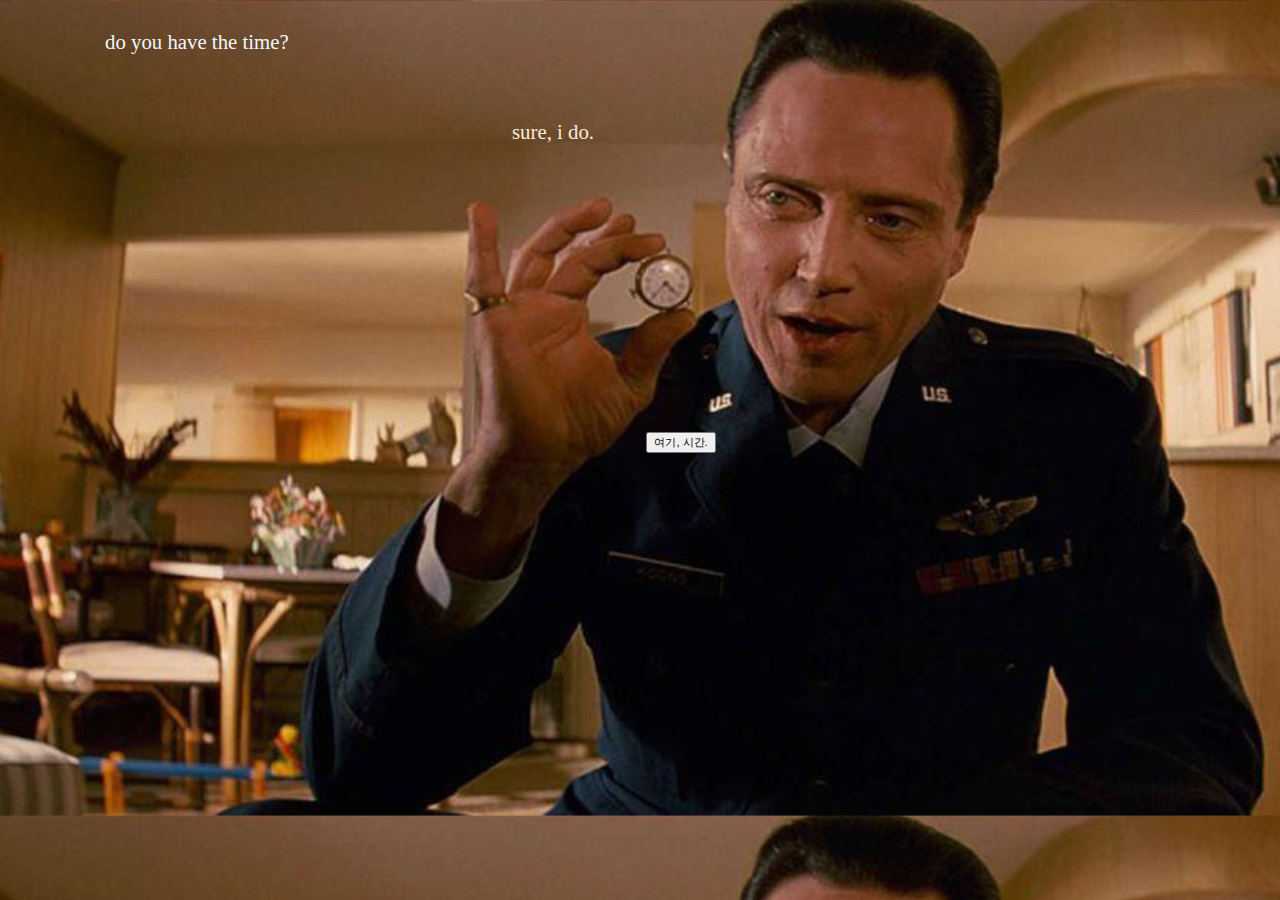
<file: index.html>
<!DOCTYPE html>
<html lang="ko">
<head>
    <meta charset="utf-8">
    <title>tellstime</title>
    <link href="./style.css" rel="stylesheet"/>
</head>
<body>
  <div class="ask">
    do you have the time?
  </div>

  <div class="answer">
    sure, i do&#46;
  </div>

  <button class="button" type="button" onclick="window.open('time.html','_blank');">여기, 시간.</button>
</body>
</html>
</file>
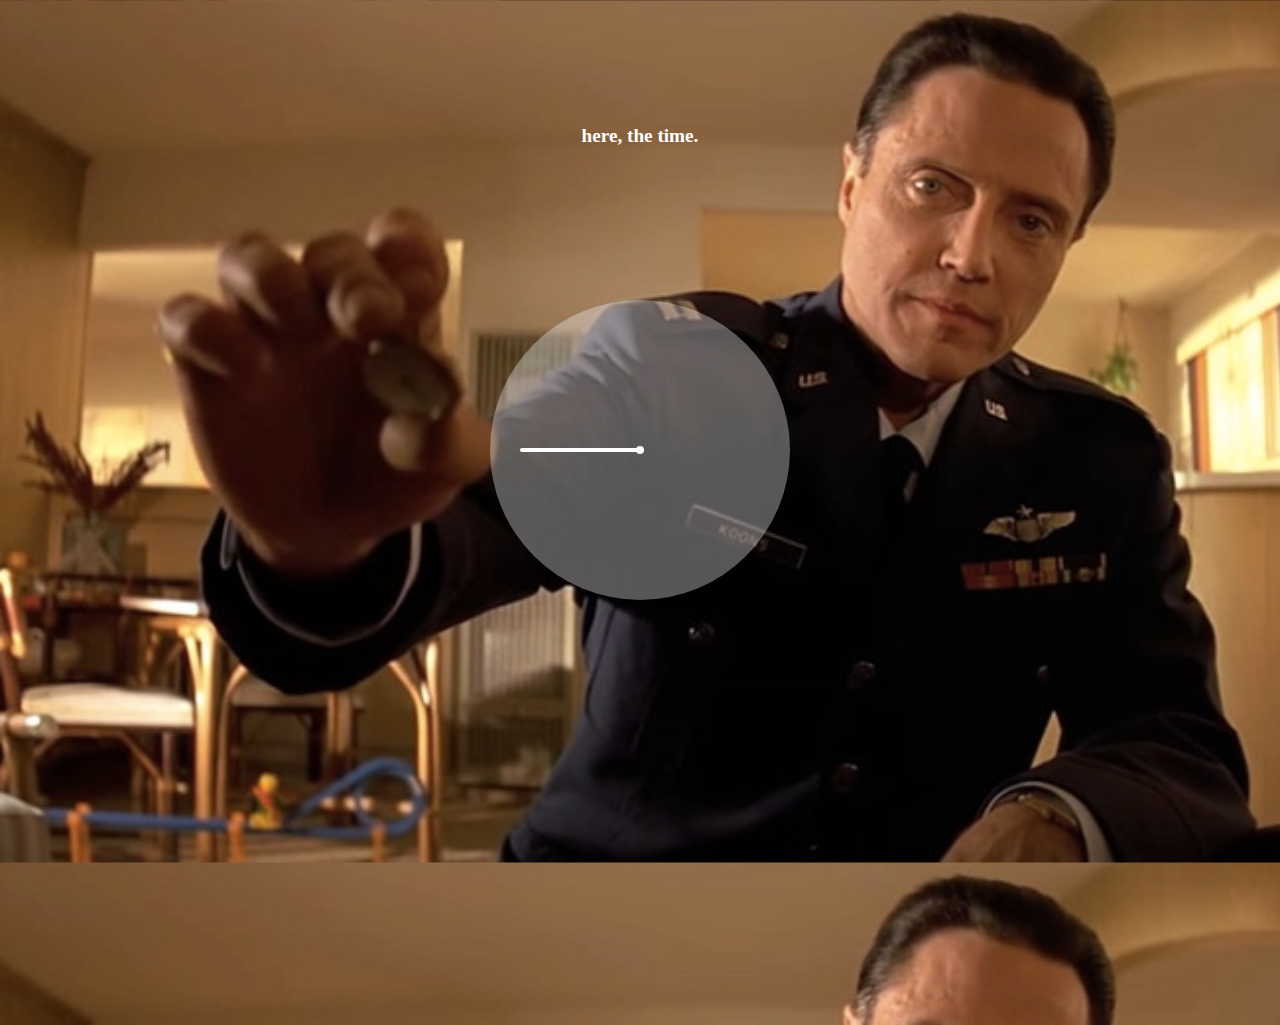
<file: time.html>
<!DOCTYPE html>
<html lang="ko">
<head>
    <meta charset="utf-8">
    <title>thetime</title>
    <link href="./style-time.css" rel="stylesheet"/>
</head>

<body>
   <!--<h1>여기, 시간.</h1>--> 
    <h2>here, the time.</h2>

  <section>
        <ul class="clock">
        <li></li>
        <li></li>
    </ul>
  </section>
</body>

</html>
</file>
<file: style.css>
body {
    margin:0px;
    background-image: url('image01.jpeg');
    background-size: 120vw;
}

.ask {
   position: absolute;
   top: 30px;
   left:105px;
   font-family: cursive;
   font-size: 1.3em;
   color:aliceblue;
}

.answer {
   position: absolute;
   top: 120px;
   left: 40%;
   font-family: cursive;
   font-size: 1.3em;
   color: antiquewhite;
}

.button {
    position: absolute;
    top:48%;
    left:50.5%;
    /*background-color: transparent;*/
    background-repeat: no-repeat;
    /*border: none;*/
    overflow: hidden;
    outline: none;
    cursor:alias;
    /*color: transparent;*/
    font-size:0.7em;
}
</file>
<file: style-time.css>
@import url('https://fonts.googleapis.com/css2?family=Gowun+Dodum&display=swap');


* {
    margin: 0;
    padding: 0;
}

body {
    /*background-color: #9f9f9f;*/
    margin:0px;
    background-image: url('image02.jpeg');
    background-size: 120vw;
}

section {
    display: flex;
    justify-content: center;
    align-items: center;
    width: 100%;
    height: 100vh;
}

/*
h1 {
    display: flex;
    justify-content: center;
    width: 100%;
    height: 100vh;
    position: absolute;
    top:50px;
	font-family: 'Gowun Dodum', sans-serif;
	font-size:3em;
    text-align: center;
}
*/

h2 {
    display: flex;
    justify-content: center;
    width: 100%;
    height: 100vh;
    position: absolute;
    top: 125px;
    font-family: cursive;
	font-size:1.2em;
    text-align: center;
    color:white;
}

ul.clock {
    width: 300px;
    height: 300px;
    background-color: #fafafa59;
    border-radius: 100%;
    position: relative;
    list-style: none;
}

ul.clock::before {
    position: absolute;
    content: '';
    width: 8px;
    height: 8px;
    border-radius: 100%;
    background-color: #fff;
    left: calc(50% - 4px);
    top: calc(50% - 4px);
    z-index: 5;
}

ul.clock li:first-child {
    position: absolute;
    height: 4px;
    width: 40%;
    right: 50%;
    top: calc(50% - 2px);
    border-radius: 40px;
    transform-origin: right center;
    background-color: #fff;   
    animation: ani 1s infinite linear;
}

ul.clock li:last-child {
    position: absolute;
    height: 4px;
    width: 35%;
    right: 50%;
    top: calc(50% - 2px);
    border-radius: 40px;
    transform-origin: right center;
    background-color: #fff;   
    animation: ani 15s infinite linear;
}

@keyframes ani {
    0% {
        transform: rotate(0deg);
    }

    100% {
        transform: rotate(360deg);
    }
}
</file>
